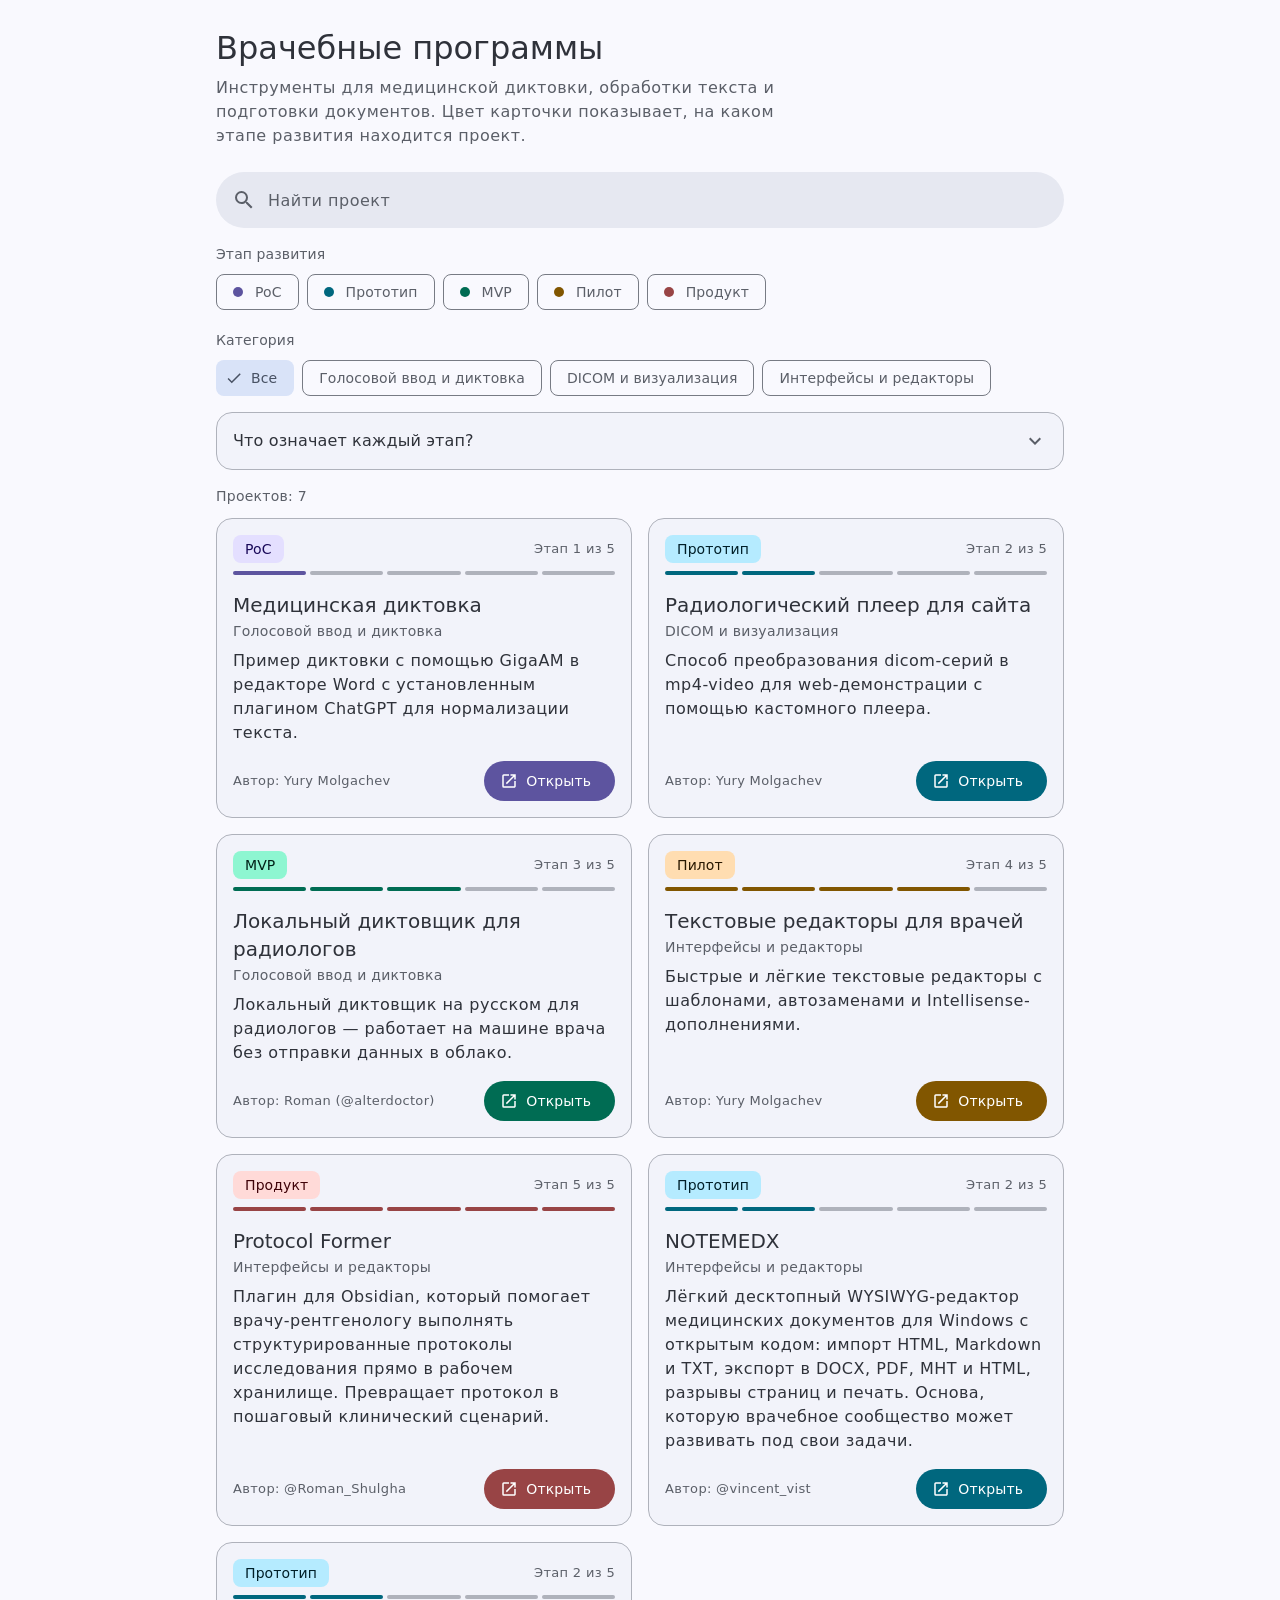
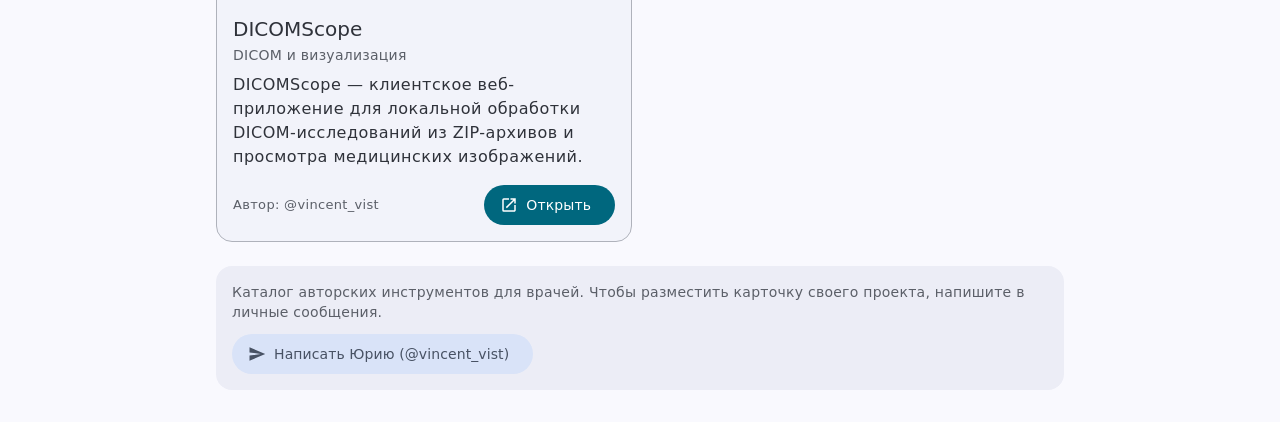
<file: index.html>
<!doctype html>
<html lang="ru">
<head>
  <meta charset="utf-8">
  <meta name="viewport" content="width=device-width, initial-scale=1, viewport-fit=cover">
  <meta name="theme-color" content="#F9F9FE">
  <meta name="color-scheme" content="light dark">
  <meta name="description" content="Каталог авторских инструментов для врачебной диктовки и подготовки медицинских документов.">
  <title>Врачебный диктовщик — каталог проектов</title>
  <script src="https://telegram.org/js/telegram-web-app.js"></script>
  <script>
    /* Тема выбирается до первой отрисовки: Telegram → системная → светлая */
    (function () {
      var tg = window.Telegram && window.Telegram.WebApp;
      var inTg = tg && tg.platform && tg.platform !== "unknown";
      var dark = inTg ? tg.colorScheme === "dark"
                      : window.matchMedia && matchMedia("(prefers-color-scheme: dark)").matches;
      document.documentElement.dataset.theme = dark ? "dark" : "light";
    })();
  </script>
  <style>
    /* =====================================================================
       Material Design 3 — токены
       Схема сгенерирована из seed #2F6FBF (HCT, tonal spot).
       Этапы — отдельные тональные палитры: tone 40/90 (светлая) и 80/30 (тёмная).
       ===================================================================== */
    :root {
      color-scheme: light;
      --primary: #45608A;            --on-primary: #F8F8FF;
      --primary-container: #AFCAFB;  --on-primary-container: #26436B;
      --secondary-container: #D9E3F8; --on-secondary-container: #485264;
      --surface: #F9F9FE;            --on-surface: #2F323A;
      --on-surface-variant: #5B5F68;
      --surface-container-low: #F2F3FA;
      --surface-container: #ECEDF6;
      --surface-container-high: #E6E8F1;
      --surface-container-highest: #DFE2EC;
      --outline: #777B84;            --outline-variant: #AFB2BB;

      /* Тональные палитры этапов: st = акцент, st-c = контейнер */
      --poc-st:#5D549F;     --poc-on-st:#FFFFFF;     --poc-st-c:#E4DFFF;     --poc-on-st-c:#190959;
      --proto-st:#00677E;   --proto-on-st:#FFFFFF;   --proto-st-c:#B5EBFF;   --proto-on-st-c:#001F28;
      --mvp-st:#006C53;     --mvp-on-st:#FFFFFF;     --mvp-st-c:#8EF6D1;     --mvp-on-st-c:#002117;
      --pilot-st:#815600;   --pilot-on-st:#FFFFFF;   --pilot-st-c:#FFDDB1;   --pilot-on-st-c:#291800;
      --product-st:#984445; --product-on-st:#FFFFFF; --product-st-c:#FFDAD8; --product-on-st-c:#3F0208;

      /* Формы */
      --shape-xs: 4px; --shape-sm: 8px; --shape-md: 12px; --shape-lg: 16px; --shape-xl: 28px; --shape-full: 999px;

      /* Типографика: системный стек (Roboto на Android, SF на iOS), без внешних шрифтов */
      font-family: Roboto, "Segoe UI", system-ui, -apple-system, "Helvetica Neue", Arial, sans-serif;
      -webkit-text-size-adjust: 100%;
      -webkit-tap-highlight-color: transparent;
      font-synthesis: none;
    }
    :root[data-theme="dark"] {
      color-scheme: dark;
      --primary: #B3C7ED;            --on-primary: #2D4160;
      --primary-container: #3F5373;  --on-primary-container: #D6E4FF;
      --secondary-container: #323C4D; --on-secondary-container: #B6C0D4;
      --surface: #0C0E12;            --on-surface: #E2E5EF;
      --on-surface-variant: #A8ABB4;
      --surface-container-low: #111318;
      --surface-container: #171A1F;
      --surface-container-high: #1C2026;
      --surface-container-highest: #22262D;
      --outline: #72757E;            --outline-variant: #444850;

      --poc-st:#C7BFFF;     --poc-on-st:#2E246E;     --poc-st-c:#453C86;     --poc-on-st-c:#E4DFFF;
      --proto-st:#6DD4F5;   --proto-on-st:#003543;   --proto-st-c:#004E60;   --proto-on-st-c:#B5EBFF;
      --mvp-st:#72D9B6;     --mvp-on-st:#00382A;     --mvp-st-c:#00513D;     --mvp-on-st-c:#8EF6D1;
      --pilot-st:#FBBB57;   --pilot-on-st:#442B00;   --pilot-st-c:#614000;   --pilot-on-st-c:#FFDDB1;
      --product-st:#FFB3B1; --product-on-st:#5D171B; --product-st-c:#7A2D2F; --product-on-st-c:#FFDAD8;
    }
    [data-stage="poc"]     { --st:var(--poc-st);     --on-st:var(--poc-on-st);     --st-c:var(--poc-st-c);     --on-st-c:var(--poc-on-st-c); }
    [data-stage="proto"]   { --st:var(--proto-st);   --on-st:var(--proto-on-st);   --st-c:var(--proto-st-c);   --on-st-c:var(--proto-on-st-c); }
    [data-stage="mvp"]     { --st:var(--mvp-st);     --on-st:var(--mvp-on-st);     --st-c:var(--mvp-st-c);     --on-st-c:var(--mvp-on-st-c); }
    [data-stage="pilot"]   { --st:var(--pilot-st);   --on-st:var(--pilot-on-st);   --st-c:var(--pilot-st-c);   --on-st-c:var(--pilot-on-st-c); }
    [data-stage="product"] { --st:var(--product-st); --on-st:var(--product-on-st); --st-c:var(--product-st-c); --on-st-c:var(--product-on-st-c); }

    * { box-sizing: border-box; }
    html { background: var(--surface); }
    body {
      margin: 0; min-height: 100vh;
      background: var(--surface); color: var(--on-surface);
      font-size: 16px; line-height: 24px; letter-spacing: .03125em;
      -webkit-font-smoothing: antialiased;
      /* Безопасные зоны: вырезы, а также полноэкранный режим Telegram */
      padding-top: max(env(safe-area-inset-top, 0px), calc(var(--tg-safe-area-inset-top, 0px) + var(--tg-content-safe-area-inset-top, 0px)));
      padding-bottom: max(env(safe-area-inset-bottom, 0px), var(--tg-safe-area-inset-bottom, 0px));
    }
    .container {
      width: min(100%, 880px); margin-inline: auto;
      padding-inline: max(16px, env(safe-area-inset-left, 0px), env(safe-area-inset-right, 0px));
    }
    svg.i { width: 24px; height: 24px; fill: currentColor; flex: none; }
    .sr-only { position: absolute; width: 1px; height: 1px; overflow: hidden; clip: rect(0 0 0 0); white-space: nowrap; }

    /* ---------- State layer + ripple (общие для всех интерактивных элементов) ---------- */
    .state { position: relative; overflow: hidden; isolation: isolate; cursor: pointer; }
    .state::before {
      content: ""; position: absolute; inset: 0; z-index: -1; border-radius: inherit;
      background: currentColor; opacity: 0; transition: opacity .15s;
    }
    @media (hover: hover) { .state:hover::before { opacity: .08; } }
    .state:focus-visible::before, .state:active::before { opacity: .1; }
    :focus-visible { outline: 3px solid var(--primary); outline-offset: 2px; }
    .ripple {
      position: absolute; z-index: -1; border-radius: 50%; background: currentColor; opacity: .12;
      transform: scale(0); pointer-events: none; animation: ripple .5s ease-out forwards;
    }
    @keyframes ripple { to { transform: scale(1); opacity: 0; } }

    /* ---------- Top: заголовок ---------- */
    .hero { padding: 28px 0 16px; }
    h1 { margin: 0 0 8px; font-size: 32px; line-height: 40px; font-weight: 400; letter-spacing: 0; color: var(--on-surface); }
    .subtitle { margin: 0; max-width: 60ch; color: var(--on-surface-variant); font-size: 16px; line-height: 24px; }

    /* ---------- Search bar ---------- */
    .search-bar {
      display: flex; align-items: center; gap: 4px; height: 56px; margin: 8px 0 16px;
      padding: 0 4px 0 16px; border-radius: var(--shape-xl);
      background: var(--surface-container-high); color: var(--on-surface-variant);
      transition: box-shadow .15s, background .15s;
    }
    .search-bar:focus-within { background: var(--surface-container-highest); box-shadow: 0 0 0 2px var(--primary); }
    .search-bar input {
      flex: 1; min-width: 0; height: 100%; padding: 0 8px; border: 0; outline: 0; background: transparent;
      color: var(--on-surface); font: inherit; letter-spacing: .03125em;
    }
    .search-bar input::placeholder { color: var(--on-surface-variant); opacity: 1; }
    .search-bar input::-webkit-search-cancel-button { -webkit-appearance: none; display: none; }
    .icon-btn {
      display: grid; place-items: center; width: 48px; height: 48px; border: 0; padding: 0;
      border-radius: var(--shape-full); background: transparent; color: var(--on-surface-variant);
    }
    .icon-btn[hidden] { display: none; }

    /* ---------- Filter chips ---------- */
    .group-label { margin: 16px 0 8px; font-size: 14px; line-height: 20px; font-weight: 500; letter-spacing: .007em; color: var(--on-surface-variant); }
    .chips { display: flex; gap: 8px; margin-inline: -16px; padding: 2px 16px 4px; overflow-x: auto; scrollbar-width: none; }
    .chips::-webkit-scrollbar { display: none; }
    .chip {
      flex: none; display: inline-flex; align-items: center; gap: 8px; height: 36px; padding: 0 16px;
      border: 1px solid var(--outline); border-radius: var(--shape-sm);
      background: transparent; color: var(--on-surface-variant);
      font: inherit; font-size: 14px; line-height: 20px; font-weight: 500; letter-spacing: .007em; white-space: nowrap;
    }
    .chip .lead { display: none; width: 18px; height: 18px; }
    .chip .check { fill: currentColor; }
    .chip .dot { display: none; width: 10px; height: 10px; margin-inline: 4px; border-radius: 50%; background: var(--st); }
    .chip[data-stage] .dot { display: block; }
    .chip[aria-pressed="true"] { padding-left: 8px; border-color: transparent; background: var(--secondary-container); color: var(--on-secondary-container); }
    .chip[data-stage][aria-pressed="true"] { background: var(--st-c); color: var(--on-st-c); }
    .chip[aria-pressed="true"] .check { display: block; }
    .chip[aria-pressed="true"] .dot { display: none; }
    .chip:not([data-stage]):not([aria-pressed="true"]) { padding-left: 16px; }
    .chip[data-stage]:not([aria-pressed="true"]) { padding-left: 12px; }

    /* ---------- Легенда этапов (раскрывающаяся) ---------- */
    .legend-details { margin: 12px 0 4px; border-radius: var(--shape-lg); background: var(--surface-container-low); border: 1px solid var(--outline-variant); overflow: hidden; }
    .legend-details summary {
      display: flex; align-items: center; gap: 12px; min-height: 56px; padding: 0 16px; list-style: none;
      font-size: 16px; line-height: 24px; font-weight: 500; letter-spacing: .009em; color: var(--on-surface);
    }
    .legend-details summary::-webkit-details-marker { display: none; }
    .legend-details summary .grow { flex: 1; }
    .legend-details summary svg { color: var(--on-surface-variant); transition: transform .2s; }
    .legend-details[open] summary svg { transform: rotate(180deg); }
    .legend { display: flex; flex-direction: column; gap: 4px; padding: 0 8px 8px; }
    .legend-row {
      display: grid; grid-template-columns: 40px 1fr 24px; gap: 16px; align-items: start; width: 100%;
      padding: 12px 12px 12px 8px; border: 0; border-radius: var(--shape-md);
      background: transparent; color: var(--on-surface); font: inherit; text-align: left;
    }
    .legend-row[aria-pressed="true"] { background: var(--st-c); color: var(--on-st-c); }
    .legend-num {
      display: grid; place-items: center; width: 40px; height: 40px; border-radius: 50%;
      background: var(--st-c); color: var(--on-st-c); font-size: 16px; font-weight: 500;
    }
    .legend-row[aria-pressed="true"] .legend-num { background: var(--st); color: var(--on-st); }
    .legend-name { display: block; font-size: 16px; line-height: 24px; font-weight: 500; letter-spacing: .009em; }
    .legend-purpose { display: block; font-size: 14px; line-height: 20px; letter-spacing: .018em; color: var(--on-surface); }
    .legend-meta { display: block; margin-top: 6px; font-size: 13px; line-height: 18px; letter-spacing: .025em; color: var(--on-surface-variant); }
    .legend-meta b { font-weight: 500; color: var(--on-surface); }
    .legend-row[aria-pressed="true"] .legend-purpose,
    .legend-row[aria-pressed="true"] .legend-meta,
    .legend-row[aria-pressed="true"] .legend-meta b { color: var(--on-st-c); }
    .legend-row .check { display: none; align-self: center; }
    .legend-row[aria-pressed="true"] .check { display: block; }

    /* ---------- Каталог ---------- */
    .status { margin: 16px 0 12px; font-size: 14px; line-height: 20px; letter-spacing: .018em; color: var(--on-surface-variant); }
    .projects { display: grid; grid-template-columns: 1fr; gap: 16px; margin: 0 0 24px; }
    @media (min-width: 640px) { .projects { grid-template-columns: repeat(2, minmax(0, 1fr)); } }

    .card {
      display: flex; flex-direction: column; min-width: 0; padding: 16px;
      border: 1px solid var(--outline-variant); border-radius: var(--shape-lg);
      background: var(--surface-container-low); color: var(--on-surface);
    }
    .project-image { width: 100%; max-height: 180px; margin-bottom: 16px; border-radius: var(--shape-md); object-fit: cover; }
    .stage-row { display: flex; align-items: center; justify-content: space-between; gap: 12px; margin-bottom: 8px; }
    .stage-pill {
      display: inline-flex; align-items: center; height: 28px; padding: 0 12px; border-radius: var(--shape-sm);
      background: var(--st-c); color: var(--on-st-c); font-size: 14px; line-height: 20px; font-weight: 500; letter-spacing: .007em;
    }
    .stage-count { font-size: 13px; line-height: 18px; letter-spacing: .025em; color: var(--on-surface-variant); }
    .progress { display: flex; gap: 4px; margin-bottom: 16px; }
    .progress .p { flex: 1; height: 4px; border-radius: 2px; background: var(--outline-variant); }
    .progress .p.on { background: var(--st); }
    .card h2 { margin: 0; font-size: 20px; line-height: 28px; font-weight: 500; letter-spacing: 0; color: var(--on-surface); }
    .category { margin: 2px 0 8px; font-size: 14px; line-height: 20px; letter-spacing: .018em; color: var(--on-surface-variant); }
    .description { margin: 0 0 16px; font-size: 16px; line-height: 24px; letter-spacing: .03125em; color: var(--on-surface); overflow-wrap: anywhere; }
    .card-footer { margin-top: auto; display: flex; align-items: center; justify-content: space-between; flex-wrap: wrap; gap: 12px; }
    .author { margin: 0; min-width: 0; font-size: 13px; line-height: 18px; letter-spacing: .025em; color: var(--on-surface-variant); overflow-wrap: anywhere; }

    /* Кнопки */
    .btn {
      display: inline-flex; align-items: center; justify-content: center; gap: 8px; height: 40px; padding: 0 24px 0 16px;
      border: 0; border-radius: var(--shape-full); font: inherit; font-size: 14px; line-height: 20px; font-weight: 500;
      letter-spacing: .007em; text-decoration: none; white-space: nowrap;
    }
    .btn svg.i { width: 18px; height: 18px; }
    .btn-filled { background: var(--st, var(--primary)); color: var(--on-st, var(--on-primary)); }
    .btn-tonal  { background: var(--secondary-container); color: var(--on-secondary-container); }

    .empty { grid-column: 1 / -1; display: flex; flex-direction: column; align-items: center; gap: 8px; padding: 32px 16px; text-align: center; }
    .empty-title { margin: 0; font-size: 22px; line-height: 28px; color: var(--on-surface); }
    .empty-text { margin: 0 0 8px; font-size: 14px; line-height: 20px; color: var(--on-surface-variant); }

    /* ---------- Подвал ---------- */
    footer { margin: 8px 0 32px; padding: 16px; border-radius: var(--shape-lg); background: var(--surface-container); }
    footer p { margin: 0 0 12px; font-size: 14px; line-height: 20px; letter-spacing: .018em; color: var(--on-surface-variant); }
    footer .btn { padding-left: 16px; }

    @media (max-width: 380px) { h1 { font-size: 28px; line-height: 36px; } }
    @media (prefers-reduced-motion: reduce) {
      *, *::before, *::after { animation-duration: .01ms !important; transition-duration: .01ms !important; }
      .ripple { display: none; }
    }
  </style>
</head>
<body>
  <header class="hero">
    <div class="container">
      <h1>Врачебные программы</h1>
      <p class="subtitle">Инструменты для медицинской диктовки, обработки текста и подготовки документов. Цвет карточки показывает, на каком этапе развития находится проект.</p>
    </div>
  </header>

  <main class="container">
    <!-- Поиск -->
    <div class="search-bar">
      <svg class="i" viewBox="0 0 24 24" aria-hidden="true"><path d="M15.5 14h-.79l-.28-.27A6.47 6.47 0 0 0 16 9.5 6.5 6.5 0 1 0 9.5 16c1.61 0 3.09-.59 4.23-1.57l.27.28v.79l5 4.99L20.49 19l-4.99-5zm-6 0C7.01 14 5 11.99 5 9.5S7.01 5 9.5 5 14 7.01 14 9.5 11.99 14 9.5 14z"/></svg>
      <label class="sr-only" for="search">Найти проект</label>
      <input id="search" type="search" placeholder="Найти проект" autocomplete="off" enterkeyhint="search">
      <button id="clearSearch" class="icon-btn state" type="button" aria-label="Очистить поиск" hidden>
        <svg class="i" viewBox="0 0 24 24" aria-hidden="true"><path d="M19 6.41 17.59 5 12 10.59 6.41 5 5 6.41 10.59 12 5 17.59 6.41 19 12 13.41 17.59 19 19 17.59 13.41 12z"/></svg>
      </button>
    </div>

    <!-- Фильтры -->
    <p class="group-label" id="stageLabel">Этап развития</p>
    <nav id="stageChips" class="chips" aria-labelledby="stageLabel"></nav>

    <p class="group-label" id="catLabel">Категория</p>
    <nav id="categories" class="chips" aria-labelledby="catLabel"></nav>

    <!-- Легенда: по умолчанию свёрнута, чтобы не занимать первый экран -->
    <details class="legend-details">
      <summary class="state">
        <span class="grow">Что означает каждый этап?</span>
        <svg class="i" viewBox="0 0 24 24" aria-hidden="true"><path d="M16.59 8.59 12 13.17 7.41 8.59 6 10l6 6 6-6z"/></svg>
      </summary>
      <div id="legend" class="legend"></div>
    </details>

    <p id="status" class="status" role="status" aria-live="polite">Загрузка каталога…</p>
    <section id="projects" class="projects" aria-label="Проекты"></section>

    <footer>
      <p>Каталог авторских инструментов для врачей. Чтобы разместить карточку своего проекта, напишите в личные сообщения.</p>
      <a class="btn btn-tonal state" data-link href="https://t.me/vincent_vist" target="_blank" rel="noopener noreferrer">
        <svg class="i" viewBox="0 0 24 24" aria-hidden="true"><path d="M2.01 21 23 12 2.01 3 2 10l15 2-15 2z"/></svg>
        Написать Юрию (@vincent_vist)
      </a>
    </footer>
  </main>

  <script>
    /* ===== Этапы развития (порядок = зрелость) ===== */
    const STAGES = [
      { id:"poc",     order:1, name:"PoC",      purpose:"Проверить, работает ли технология в принципе",           code:"Да (черновой)",          audience:"Только разработчики" },
      { id:"proto",   order:2, name:"Прототип", purpose:"Проверить дизайн, логику экранов и удобство",            code:"Нет (только макеты)",     audience:"Команда, заказчики, фокус-группа" },
      { id:"mvp",     order:3, name:"MVP",       purpose:"Проверить спрос и бизнес-модель на рынке",              code:"Да (базовый)",            audience:"Первые реальные пользователи" },
      { id:"pilot",   order:4, name:"Пилот",    purpose:"Проверить работу системы в реальных бизнес-процессах",  code:"Да (стабильный)",         audience:"Ограниченная группа клиентов или филиал" },
      { id:"product", order:5, name:"Продукт",  purpose:"Масштабирование и получение стабильной прибыли",       code:"Продакшен",               audience:"Широкий рынок" }
    ];
    const stageById = id => STAGES.find(s => s.id === id) || STAGES[0];

    /* ===== Каталог проектов (поле stage задаёт цветовую тему карточки) ===== */
    const PROJECTS = [
      { id:"demo-dictation", stage:"poc", title:"Медицинская диктовка",
        description:"Пример диктовки с помощью GigaAM в редакторе Word с установленным плагином ChatGPT для нормализации текста.",
        category:"Голосовой ввод и диктовка",
        url:"https://t.me/Radiology_AI_Lab/1/4519", author:"Yury Molgachev", image:"" },
      { id:"mp4-video", stage:"proto", title:"Радиологический плеер для сайта",
        description:"Способ преобразования dicom-серий в mp4-video для web-демонстрации с помощью кастомного плеера.",
        category:"DICOM и визуализация",
        url:"https://radiographia.github.io/ai/#player", author:"Yury Molgachev", image:"" },
      { id:"dictophone", stage:"mvp", title:"Локальный диктовщик для радиологов",
        description:"Локальный диктовщик на русском для радиологов — работает на машине врача без отправки данных в облако.",
        category:"Голосовой ввод и диктовка",
        url:"https://t.me/radvibelab/18", author:"Roman (@alterdoctor)", image:"" },
      { id:"editors", stage:"pilot", title:"Текстовые редакторы для врачей",
        description:"Быстрые и лёгкие текстовые редакторы с шаблонами, автозаменами и Intellisense-дополнениями.",
        category:"Интерфейсы и редакторы",
        url:"https://t.me/Radiology_AI_Lab/4025/4895", author:"Yury Molgachev", image:"" },
      { id:"protocol-former", stage:"product", title:"Protocol Former",
        description:"Плагин для Obsidian, который помогает врачу-рентгенологу выполнять структурированные протоколы исследования прямо в рабочем хранилище. Превращает протокол в пошаговый клинический сценарий.",
        category:"Интерфейсы и редакторы",
        url:"https://github.com/vegacepticon/protocol-former/blob/main/README.ru.md", author:"@Roman_Shulgha", image:"" },
      { id:"notemedx", stage:"proto", title:"NOTEMEDX",
        description:"Лёгкий десктопный WYSIWYG-редактор медицинских документов для Windows с открытым кодом: импорт HTML, Markdown и TXT, экспорт в DOCX, PDF, MHT и HTML, разрывы страниц и печать. Основа, которую врачебное сообщество может развивать под свои задачи.",
        category:"Интерфейсы и редакторы",
        url:"https://github.com/radiographia/NOTEMEDX", author:"@vincent_vist", image:"" },
      { id:"DICOMScope", stage:"proto", title:"DICOMScope",
        description:"DICOMScope — клиентское веб-приложение для локальной обработки DICOM-исследований из ZIP-архивов и просмотра медицинских изображений.",
        category:"DICOM и визуализация",
        url:"https://t.me/DICOMScope_bot/app", author:"@vincent_vist", image:"" }		
    ];

    /* ===== Иконки (Material Icons, inline SVG) ===== */
    const ICON = {
      check: "M9 16.17 4.83 12l-1.42 1.41L9 19 21 7l-1.41-1.41z",
      open:  "M19 19H5V5h7V3H5a2 2 0 0 0-2 2v14a2 2 0 0 0 2 2h14c1.1 0 2-.9 2-2v-7h-2v7zM14 3v2h3.59l-9.83 9.83 1.41 1.41L19 6.41V10h2V3h-7z"
    };
    const SVGNS = "http://www.w3.org/2000/svg";
    function icon(path, cls = "i") {
      const svg = document.createElementNS(SVGNS, "svg");
      svg.setAttribute("viewBox", "0 0 24 24");
      svg.setAttribute("class", cls);
      svg.setAttribute("aria-hidden", "true");
      const p = document.createElementNS(SVGNS, "path");
      p.setAttribute("d", path);
      svg.append(p);
      return svg;
    }

    /* ===== DOM ===== */
    const stageChipsRoot = document.querySelector("#stageChips");
    const legendRoot = document.querySelector("#legend");
    const projectsRoot = document.querySelector("#projects");
    const categoriesRoot = document.querySelector("#categories");
    const searchInput = document.querySelector("#search");
    const clearSearch = document.querySelector("#clearSearch");
    const status = document.querySelector("#status");

    let activeCategory = "Все";
    let activeStage = null; // null = показать все этапы

    function el(tag, className, text) {
      const n = document.createElement(tag);
      if (className) n.className = className;
      if (text !== undefined) n.textContent = text;
      return n;
    }

    /* ===== Telegram: ссылки открываются средствами клиента ===== */
    const tg = window.Telegram && window.Telegram.WebApp;
    const inTelegram = !!(tg && tg.platform && tg.platform !== "unknown");

    function openExternal(href) {
      try {
        const u = new URL(href);
        if (u.hostname === "t.me" && tg.openTelegramLink) tg.openTelegramLink(u.href);
        else tg.openLink(u.href);
      } catch { window.open(href, "_blank", "noopener"); }
    }
    document.addEventListener("click", e => {
      const a = e.target.closest("a[data-link]");
      if (!a || !inTelegram) return;
      e.preventDefault();
      tg.HapticFeedback?.impactOccurred?.("light");
      openExternal(a.href);
    });

    /* ===== Ripple ===== */
    document.addEventListener("pointerdown", e => {
      const host = e.target.closest(".state");
      if (!host || matchMedia("(prefers-reduced-motion: reduce)").matches) return;
      const r = host.getBoundingClientRect();
      const size = Math.hypot(Math.max(e.clientX - r.left, r.right - e.clientX), Math.max(e.clientY - r.top, r.bottom - e.clientY)) * 2;
      const rip = el("span", "ripple");
      rip.style.cssText = `width:${size}px;height:${size}px;left:${e.clientX - r.left - size / 2}px;top:${e.clientY - r.top - size / 2}px`;
      host.append(rip);
      rip.addEventListener("animationend", () => rip.remove(), { once: true });
    });

    /* ===== Фильтры: элементы создаются один раз, меняется только состояние ===== */
    function makeChip(label, { stage } = {}) {
      const chip = el("button", "chip state");
      chip.type = "button";
      if (stage) chip.dataset.stage = stage;
      chip.append(el("span", "dot"), icon(ICON.check, "i lead check"), document.createTextNode(label));
      return chip;
    }

    function buildStageChips() {
      for (const s of STAGES) {
        const chip = makeChip(s.name, { stage: s.id });
        chip.addEventListener("click", () => toggleStage(s.id));
        stageChipsRoot.append(chip);
      }
    }

    function buildLegend() {
      for (const s of STAGES) {
        const row = el("button", "legend-row state");
        row.type = "button";
        row.dataset.stage = s.id;

        row.append(el("span", "legend-num", String(s.order)));

        const body = el("span", "legend-body");
        body.append(el("span", "legend-name", s.name), el("span", "legend-purpose", s.purpose));
        const meta = el("span", "legend-meta");
        meta.append(el("b", "", "Код: "), document.createTextNode(s.code), document.createElement("br"),
                    el("b", "", "Аудитория: "), document.createTextNode(s.audience));
        body.append(meta);
        row.append(body, icon(ICON.check, "i check"));

        row.addEventListener("click", () => toggleStage(s.id));
        legendRoot.append(row);
      }
    }

    function buildCategories() {
      const names = ["Все", ...new Set(PROJECTS.map(p => p.category).filter(Boolean))];
      for (const name of names) {
        const b = makeChip(name);
        b.dataset.name = name;
        b.addEventListener("click", () => { activeCategory = name; syncFilters(); renderProjects(); });
        categoriesRoot.append(b);
      }
    }

    function syncFilters() {
      for (const c of stageChipsRoot.children) c.setAttribute("aria-pressed", String(c.dataset.stage === activeStage));
      for (const r of legendRoot.children) r.setAttribute("aria-pressed", String(r.dataset.stage === activeStage));
      for (const c of categoriesRoot.children) c.setAttribute("aria-pressed", String(c.dataset.name === activeCategory));
    }

    function toggleStage(id) {
      activeStage = activeStage === id ? null : id;
      tg?.HapticFeedback?.selectionChanged?.();
      syncFilters();
      renderProjects();
    }

    function resetFilters() {
      activeStage = null; activeCategory = "Все"; searchInput.value = ""; clearSearch.hidden = true;
      syncFilters(); renderProjects();
    }

    /* ===== Проекты ===== */
    function safeUrl(v) {
      try { const u = new URL(v); return ["https:","http:"].includes(u.protocol) ? u.href : null; }
      catch { return null; }
    }

    function renderProjects() {
      const q = searchInput.value.trim().toLocaleLowerCase("ru");
      const filtered = PROJECTS.filter(p => {
        const searchable = [p.title, p.description, p.category, p.author].join(" ").toLocaleLowerCase("ru");
        return (activeCategory === "Все" || p.category === activeCategory)
          && (!activeStage || p.stage === activeStage)
          && searchable.includes(q);
      });

      projectsRoot.replaceChildren();
      for (const p of filtered) {
        const card = el("article", "card");
        card.dataset.stage = p.stage;
        const s = stageById(p.stage);

        if (p.image) {
          const iu = safeUrl(p.image);
          if (iu) {
            const img = el("img", "project-image");
            img.src = iu; img.alt = ""; img.loading = "lazy";
            img.addEventListener("error", () => img.remove(), { once: true });
            card.append(img);
          }
        }

        const row = el("div", "stage-row");
        row.append(el("span", "stage-pill", s.name), el("span", "stage-count", "Этап " + s.order + " из " + STAGES.length));
        card.append(row);

        const prog = el("div", "progress");
        prog.setAttribute("aria-hidden", "true");
        for (let i = 1; i <= STAGES.length; i++) prog.append(el("span", i <= s.order ? "p on" : "p"));
        card.append(prog);

        card.append(el("h2", "", p.title));
        if (p.category) card.append(el("p", "category", p.category));
        card.append(el("p", "description", p.description));

        const footer = el("div", "card-footer");
        footer.append(el("p", "author", "Автор: " + (p.author || "не указан")));
        const url = safeUrl(p.url);
        if (url) {
          const link = el("a", "btn btn-filled state");
          link.href = url; link.target = "_blank"; link.rel = "noopener noreferrer";
          link.dataset.link = "";
          link.setAttribute("aria-label", "Открыть проект «" + p.title + "»");
          link.append(icon(ICON.open), document.createTextNode("Открыть"));
          footer.append(link);
        }
        card.append(footer);
        projectsRoot.append(card);
      }

      if (!filtered.length) {
        const empty = el("div", "empty");
        empty.append(el("p", "empty-title", "Ничего не найдено"),
                     el("p", "empty-text", "Измените запрос или сбросьте фильтры."));
        const btn = el("button", "btn btn-tonal state", "Сбросить фильтры");
        btn.type = "button";
        btn.style.paddingLeft = "24px";
        btn.addEventListener("click", resetFilters);
        empty.append(btn);
        projectsRoot.append(empty);
      }

      status.textContent = "Проектов: " + filtered.length + (activeStage ? " (этап: " + stageById(activeStage).name + ")" : "");
    }

    /* ===== Тема Telegram ===== */
    function applyTheme() {
      const dark = inTelegram ? tg.colorScheme === "dark" : matchMedia("(prefers-color-scheme: dark)").matches;
      document.documentElement.dataset.theme = dark ? "dark" : "light";
      const surface = getComputedStyle(document.documentElement).getPropertyValue("--surface").trim();
      document.querySelector('meta[name="theme-color"]').setAttribute("content", surface);
      if (tg) {
        try { tg.setHeaderColor(surface); } catch (e) {}
        try { tg.setBackgroundColor(surface); } catch (e) {}
        try { tg.setBottomBarColor?.(surface); } catch (e) {}
      }
    }

    /* ===== Инициализация ===== */
    function init() {
      buildStageChips();
      buildLegend();
      buildCategories();
      syncFilters();
      renderProjects();

      if (tg) { tg.ready(); tg.expand(); tg.onEvent?.("themeChanged", applyTheme); }
      matchMedia("(prefers-color-scheme: dark)").addEventListener?.("change", () => { if (!inTelegram) applyTheme(); });
      applyTheme();
    }
    searchInput.addEventListener("input", () => { clearSearch.hidden = !searchInput.value; renderProjects(); });
    clearSearch.addEventListener("click", () => { searchInput.value = ""; clearSearch.hidden = true; renderProjects(); searchInput.focus(); });
    init();
  </script>
</body>
</html>
</file>
